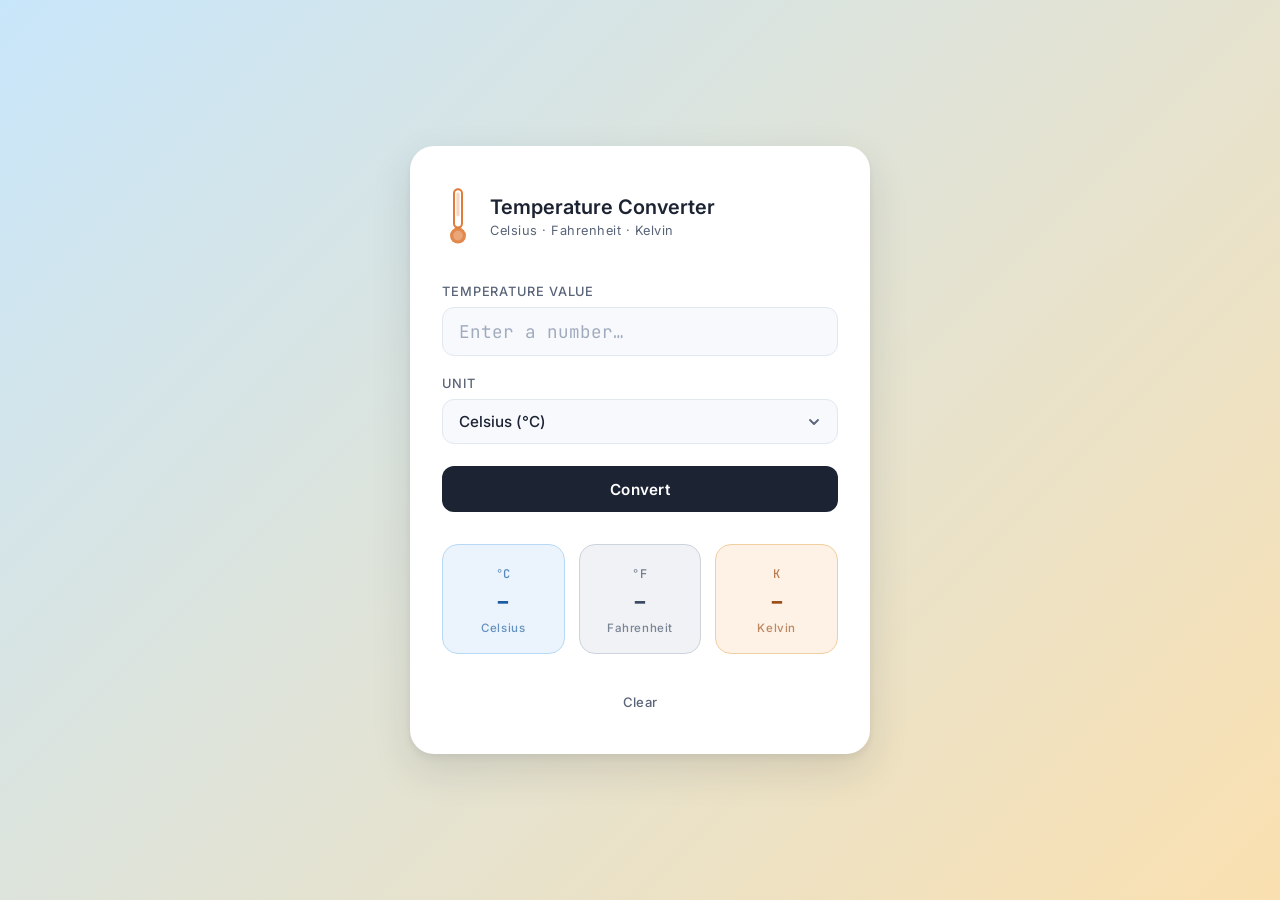
<file: WebDev-L1-TemperatureConverter/index.html>
<!DOCTYPE html>
<html lang="en">
<head>
  <meta charset="UTF-8" />
  <meta name="viewport" content="width=device-width, initial-scale=1.0" />
  <title>Temperature Converter</title>

  <!-- Google Fonts: Inter (UI text) + JetBrains Mono (numeric results) -->
  <link rel="preconnect" href="https://fonts.googleapis.com" />
  <link rel="preconnect" href="https://fonts.gstatic.com" crossorigin />
  <link
    href="https://fonts.googleapis.com/css2?family=Inter:wght@400;500;600&family=JetBrains+Mono:wght@500;700&display=swap"
    rel="stylesheet"
  />

  <link rel="stylesheet" href="style.css" />
</head>

<body>

  <!-- ── Page wrapper ─────────────────────────────────── -->
  <main class="page">

    <!-- ── Converter card ───────────────────────────────── -->
    <article class="card" aria-label="Temperature Converter">

      <!-- Card header with icon + title -->
      <header class="card-header">
        <svg class="thermo-icon" viewBox="0 0 40 80" xmlns="http://www.w3.org/2000/svg" aria-hidden="true">
          <rect x="15" y="4" width="10" height="48" rx="5" fill="none" stroke="currentColor" stroke-width="2.5"/>
          <rect x="18" y="8" width="4" height="30" rx="2" fill="currentColor" opacity="0.3"/>
          <circle cx="20" cy="62" r="10" fill="currentColor" opacity="0.9"/>
          <circle cx="20" cy="62" r="6" fill="white" opacity="0.25"/>
        </svg>
        <div class="card-title-group">
          <h1 class="card-title">Temperature Converter</h1>
          <p class="card-subtitle">Celsius · Fahrenheit · Kelvin</p>
        </div>
      </header>

      <!-- ── Input section ────────────────────────────── -->
      <section class="input-section" aria-label="Input controls">

        <!-- Numeric input -->
        <div class="field-group">
          <label class="field-label" for="temp-input">Temperature value</label>
          <input
            type="number"
            id="temp-input"
            class="temp-input"
            placeholder="Enter a number…"
            step="any"
            aria-describedby="error-msg"
          />
        </div>

        <!-- Unit selector -->
        <div class="field-group">
          <label class="field-label" for="unit-select">Unit</label>
          <div class="select-wrap">
            <select id="unit-select" class="unit-select">
              <option value="celsius">Celsius (°C)</option>
              <option value="fahrenheit">Fahrenheit (°F)</option>
              <option value="kelvin">Kelvin (K)</option>
            </select>
            <svg class="select-chevron" viewBox="0 0 16 16" fill="none" xmlns="http://www.w3.org/2000/svg" aria-hidden="true">
              <path d="M4 6l4 4 4-4" stroke="currentColor" stroke-width="1.8" stroke-linecap="round" stroke-linejoin="round"/>
            </svg>
          </div>
        </div>

        <!-- Validation error message (hidden by default) -->
        <p class="error-msg" id="error-msg" role="alert" aria-live="polite"></p>

        <!-- Convert button -->
        <button type="button" id="convert-btn" class="convert-btn">Convert</button>

      </section>

      <!-- ── Results section ───────────────────────────── -->
      <section
        class="results-section"
        id="results-section"
        aria-label="Conversion results"
        aria-live="polite"
      >
        <!-- Celsius tile — cool blue -->
        <div class="result-tile result-tile--celsius">
          <span class="result-symbol">°C</span>
          <span class="result-value" id="result-celsius">–</span>
          <span class="result-label">Celsius</span>
        </div>

        <!-- Fahrenheit tile — neutral slate -->
        <div class="result-tile result-tile--fahrenheit">
          <span class="result-symbol">°F</span>
          <span class="result-value" id="result-fahrenheit">–</span>
          <span class="result-label">Fahrenheit</span>
        </div>

        <!-- Kelvin tile — warm amber -->
        <div class="result-tile result-tile--kelvin">
          <span class="result-symbol">K</span>
          <span class="result-value" id="result-kelvin">–</span>
          <span class="result-label">Kelvin</span>
        </div>
      </section>

      <!-- Card footer with clear button -->
      <footer class="card-footer">
        <button type="button" id="reset-btn" class="reset-btn">Clear</button>
      </footer>

    </article>
  </main>

  <script src="script.js"></script>
</body>
</html>
</file>
<file: WebDev-L1-TemperatureConverter/style.css>
/* ============================================================
   TEMPERATURE CONVERTER — style.css
   
   Palette:
     --sky     : #C8E6FA  (cool page bg start)
     --amber   : #FAE0B0  (warm page bg end)
     --ink     : #1C2333  (text)
     --mid     : #5A6478  (secondary text)
     --blue    : #2D7DD2  (Celsius tile)
     --slate   : #4A5568  (Fahrenheit tile)
     --orange  : #E07B39  (Kelvin tile)
     --surface : #FFFFFF  (card)
     --border  : #E2E8F0
     --error   : #D93025

   Fonts:
     Inter         → UI labels, button, body copy
     JetBrains Mono→ numeric result values
   ============================================================ */

/* ---------- Reset & base ---------- */
*, *::before, *::after {
  box-sizing: border-box;
  margin: 0;
  padding: 0;
}

html { font-size: 16px; }

body {
  font-family: 'Inter', system-ui, sans-serif;
  color: #1C2333;
  line-height: 1.5;
  -webkit-font-smoothing: antialiased;
  min-height: 100dvh;
}

/* ---------- Page background: temperature gradient ---------- */
.page {
  min-height: 100dvh;
  /* cool sky-blue (cold) → warm amber (hot) */
  background: linear-gradient(135deg, #C8E6FA 0%, #FAE0B0 100%);
  display: flex;
  align-items: center;
  justify-content: center;
  padding: 2rem 1rem;
}

/* ============================================================
   CARD
   ============================================================ */
.card {
  background: #ffffff;
  border-radius: 24px;
  box-shadow:
    0 4px 6px rgba(28, 35, 51, 0.06),
    0 16px 40px rgba(28, 35, 51, 0.12);
  width: 100%;
  max-width: 460px;
  padding: 2.5rem 2rem;
  display: flex;
  flex-direction: column;
  gap: 2rem;
}

/* ---------- Card header ---------- */
.card-header {
  display: flex;
  align-items: center;
  gap: 1rem;
}

/* Thermometer icon */
.thermo-icon {
  width: 32px;
  height: 64px;
  flex-shrink: 0;
  color: #E07B39;   /* warm orange — the "heat" colour */
}

.card-title {
  font-size: 1.25rem;
  font-weight: 600;
  color: #1C2333;
  line-height: 1.2;
}

.card-subtitle {
  font-size: 0.8rem;
  font-weight: 400;
  color: #5A6478;
  margin-top: 2px;
  letter-spacing: 0.04em;
}

/* ============================================================
   INPUT SECTION
   ============================================================ */
.input-section {
  display: flex;
  flex-direction: column;
  gap: 1.125rem;
}

/* Field group: label + control stacked */
.field-group {
  display: flex;
  flex-direction: column;
  gap: 0.375rem;
}

.field-label {
  font-size: 0.8rem;
  font-weight: 500;
  color: #5A6478;
  text-transform: uppercase;
  letter-spacing: 0.07em;
}

/* ---------- Number input ---------- */
.temp-input {
  width: 100%;
  font-family: 'JetBrains Mono', monospace;
  font-size: 1.1rem;
  font-weight: 500;
  color: #1C2333;
  background: #F7F9FC;
  border: 1.5px solid #E2E8F0;
  border-radius: 12px;
  padding: 0.75rem 1rem;
  outline: none;
  transition: border-color 0.2s ease, box-shadow 0.2s ease;
  /* Hide number input spin arrows (cross-browser) */
  -moz-appearance: textfield;
}
.temp-input::-webkit-outer-spin-button,
.temp-input::-webkit-inner-spin-button { -webkit-appearance: none; }

.temp-input::placeholder { color: #A0ABBE; font-weight: 400; }

.temp-input:focus {
  border-color: #2D7DD2;
  box-shadow: 0 0 0 3px rgba(45, 125, 210, 0.15);
}

/* Invalid state (added by JS) */
.temp-input.is-invalid {
  border-color: #D93025;
  box-shadow: 0 0 0 3px rgba(217, 48, 37, 0.12);
}

/* ---------- Select dropdown ---------- */
.select-wrap {
  position: relative;
}

.unit-select {
  width: 100%;
  appearance: none;
  -webkit-appearance: none;
  font-family: 'Inter', sans-serif;
  font-size: 0.95rem;
  font-weight: 500;
  color: #1C2333;
  background: #F7F9FC;
  border: 1.5px solid #E2E8F0;
  border-radius: 12px;
  padding: 0.75rem 2.75rem 0.75rem 1rem;
  outline: none;
  cursor: pointer;
  transition: border-color 0.2s ease, box-shadow 0.2s ease;
}

.unit-select:focus {
  border-color: #2D7DD2;
  box-shadow: 0 0 0 3px rgba(45, 125, 210, 0.15);
}

/* Custom chevron icon inside select */
.select-chevron {
  position: absolute;
  right: 1rem;
  top: 50%;
  transform: translateY(-50%);
  width: 16px;
  height: 16px;
  color: #5A6478;
  pointer-events: none;  /* so clicks pass through to the select */
}

/* ---------- Error message ---------- */
.error-msg {
  font-size: 0.82rem;
  font-weight: 500;
  color: #D93025;
  min-height: 1.1em;      /* reserves space so layout doesn't jump */
  display: none;          /* JS shows this via .is-visible */
}

.error-msg.is-visible { display: block; }

/* ---------- Convert button ---------- */
.convert-btn {
  width: 100%;
  font-family: 'Inter', sans-serif;
  font-size: 0.95rem;
  font-weight: 600;
  color: #ffffff;
  background: #1C2333;
  border: none;
  border-radius: 12px;
  padding: 0.85rem 1.5rem;
  cursor: pointer;
  transition: background 0.2s ease, transform 0.15s ease, box-shadow 0.2s ease;
  margin-top: 0.25rem;
  letter-spacing: 0.02em;
}

.convert-btn:hover {
  background: #2D7DD2;
  box-shadow: 0 4px 16px rgba(45, 125, 210, 0.35);
}

.convert-btn:active { transform: scale(0.98); }

/* Focus ring for keyboard navigation */
.convert-btn:focus-visible {
  outline: 3px solid #2D7DD2;
  outline-offset: 2px;
}

/* ============================================================
   RESULTS SECTION
   ============================================================ */
.results-section {
  display: grid;
  grid-template-columns: repeat(3, 1fr);
  gap: 0.875rem;
}

/* ---------- Result tile base styles ---------- */
.result-tile {
  border-radius: 16px;
  padding: 1.25rem 0.75rem 1rem;
  display: flex;
  flex-direction: column;
  align-items: center;
  gap: 0.35rem;
  transition: transform 0.2s ease, box-shadow 0.2s ease;
  cursor: default;
}

.result-tile:hover {
  transform: translateY(-3px);
  box-shadow: 0 8px 24px rgba(0, 0, 0, 0.1);
}

/* Unit symbol (e.g. °C) */
.result-symbol {
  font-family: 'JetBrains Mono', monospace;
  font-size: 0.75rem;
  font-weight: 500;
  opacity: 0.7;
  letter-spacing: 0.05em;
}

/* Numeric value */
.result-value {
  font-family: 'JetBrains Mono', monospace;
  font-size: 1.45rem;
  font-weight: 700;
  line-height: 1.1;
  text-align: center;
  word-break: break-all;   /* prevent overflow on very long numbers */
}

/* Unit name label */
.result-label {
  font-size: 0.72rem;
  font-weight: 500;
  opacity: 0.65;
  letter-spacing: 0.05em;
}

/* ---------- Tile colour themes ----------
   Signature design choice: tiles shift from cool → warm
   to mirror the cold–hot temperature spectrum.
*/

/* Celsius → cool blue */
.result-tile--celsius {
  background: #EBF4FD;
  color: #1A5C9E;
  border: 1.5px solid #B8D9F5;
}

/* Fahrenheit → neutral slate */
.result-tile--fahrenheit {
  background: #F0F2F5;
  color: #3A4A62;
  border: 1.5px solid #CDD3DD;
}

/* Kelvin → warm amber-orange */
.result-tile--kelvin {
  background: #FDF2E5;
  color: #9B4E1A;
  border: 1.5px solid #F0CFA0;
}

/* ============================================================
   CARD FOOTER
   ============================================================ */
.card-footer {
  display: flex;
  justify-content: center;
  padding-top: 0.25rem;
}

.reset-btn {
  font-family: 'Inter', sans-serif;
  font-size: 0.82rem;
  font-weight: 500;
  color: #5A6478;
  background: none;
  border: none;
  cursor: pointer;
  padding: 0.25rem 0.5rem;
  border-radius: 6px;
  transition: color 0.2s ease, background 0.2s ease;
  letter-spacing: 0.03em;
}

.reset-btn:hover {
  color: #D93025;
  background: rgba(217, 48, 37, 0.06);
}

.reset-btn:focus-visible {
  outline: 2px solid #2D7DD2;
  outline-offset: 2px;
}

/* ============================================================
   RESPONSIVE — mobile (< 400px)
   ============================================================ */
@media (max-width: 400px) {
  .card { padding: 2rem 1.25rem; }

  .card-title { font-size: 1.1rem; }

  /* Stack the three result tiles vertically on very small screens */
  .results-section { grid-template-columns: 1fr; }

  .result-tile {
    flex-direction: row;
    justify-content: space-between;
    padding: 1rem 1.25rem;
  }

  .result-value { font-size: 1.25rem; }
}

/* Respect the user's reduced-motion preference */
@media (prefers-reduced-motion: reduce) {
  *, *::before, *::after {
    transition-duration: 0.01ms !important;
    animation-duration: 0.01ms !important;
  }
}
</file>
